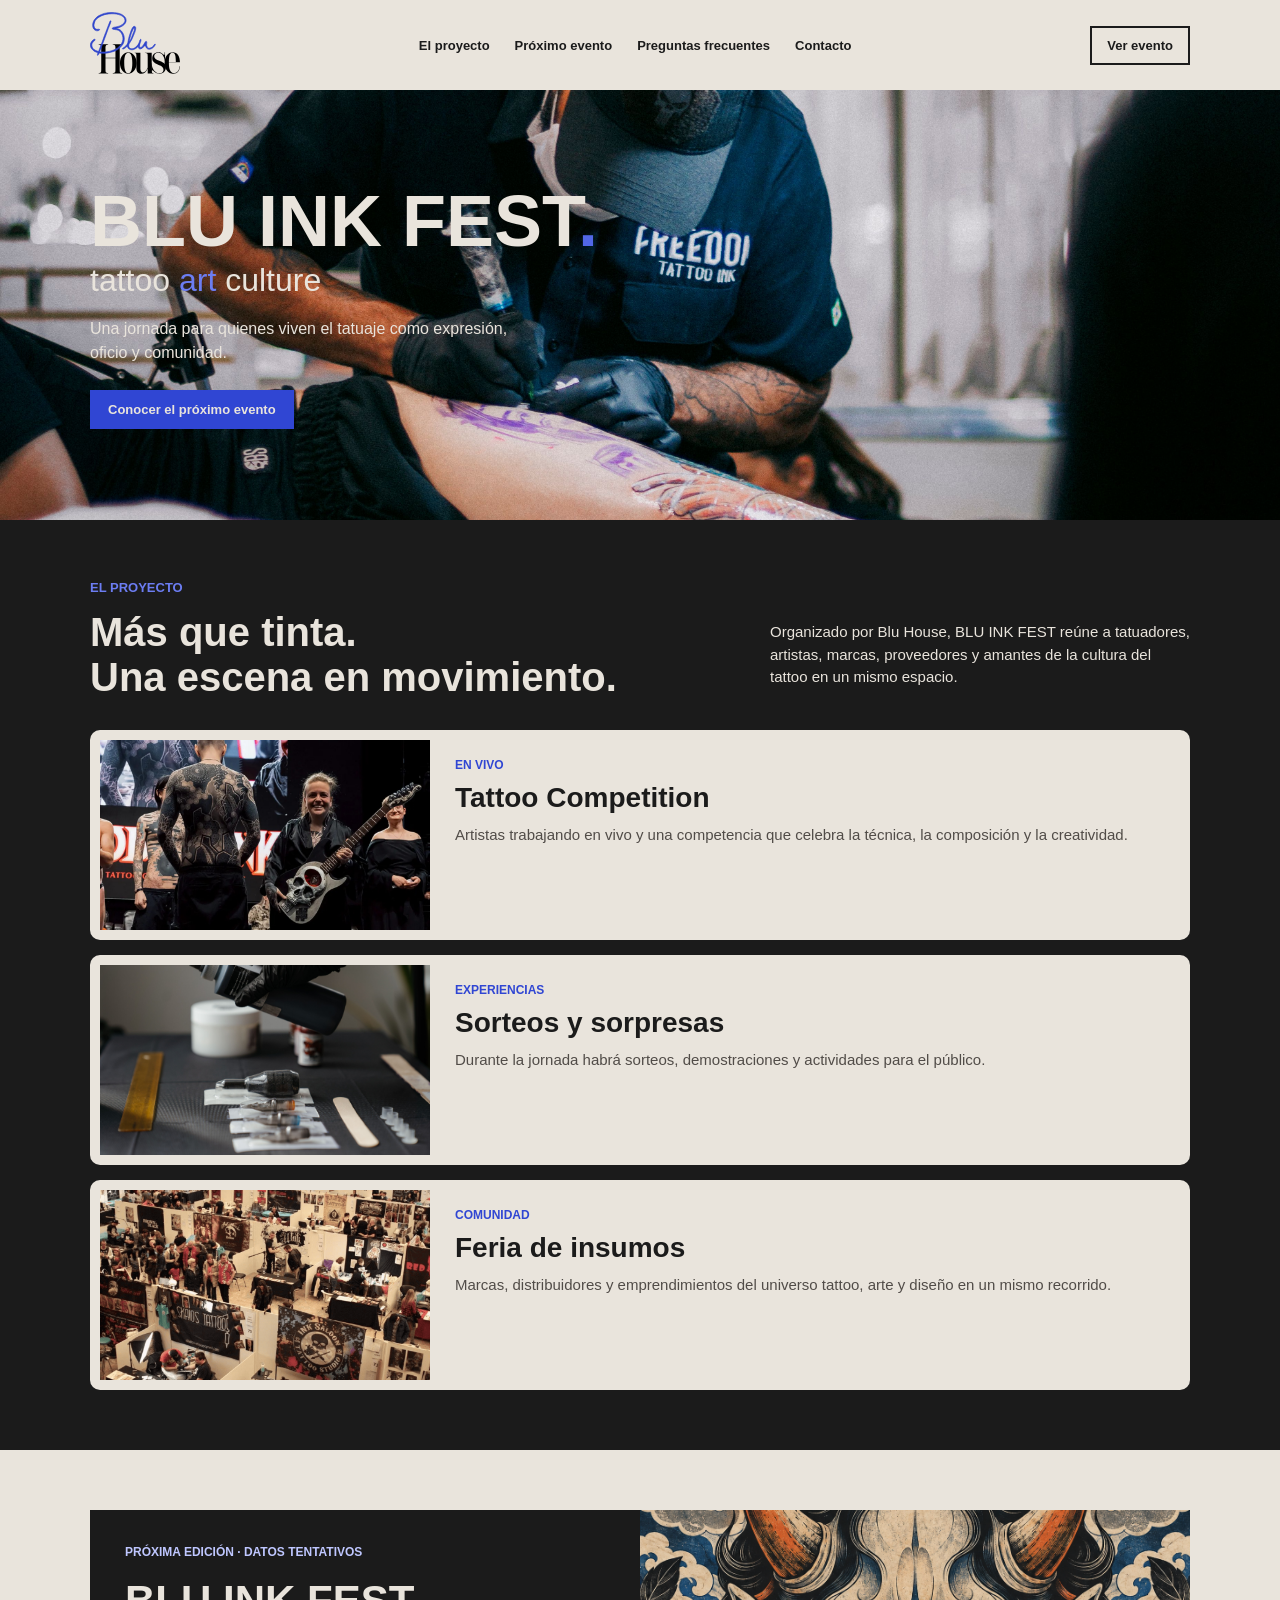
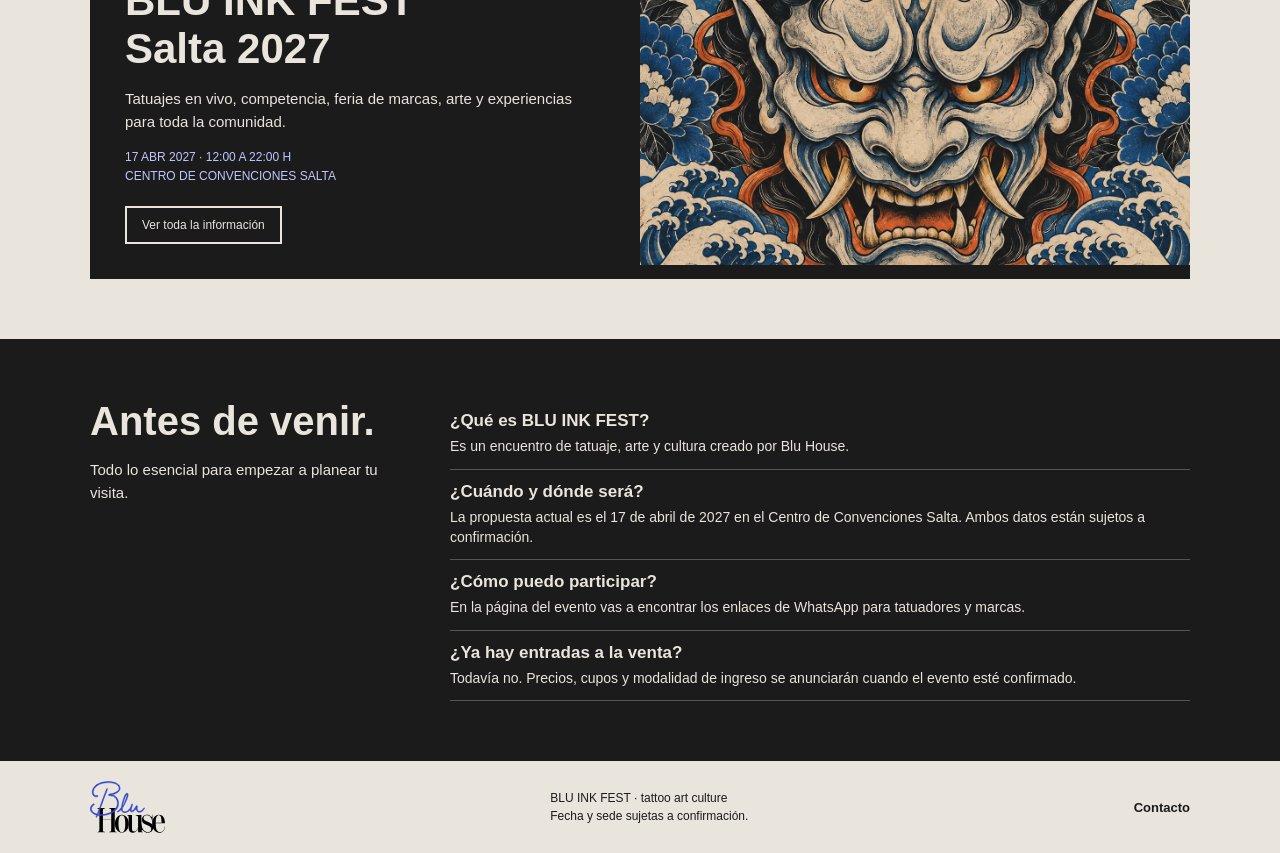
<file: index.html>
<!DOCTYPE html>
<html lang="es-AR">
<head>
  <meta charset="UTF-8">
  <title>BLU INK FEST - Blu House</title>
  <meta name="description" content="BLU INK FEST: tatuaje, arte y cultura en Salta.">
  <link rel="icon" href="assets/logo-blu-house.svg" type="image/svg+xml">
  <link rel="stylesheet" href="index.css">
</head>
<body class="pagina">
  <header class="barra-navegacion">
    <div class="contenedor barra-contenido">
      <a href="index.html"><img class="logo-imagen" src="assets/logo-blu-house.svg" alt="Blu House"></a>
      <nav class="menu" aria-label="Menú principal">
        <a class="menu-enlace" href="#proyecto">El proyecto</a>
        <a class="menu-enlace" href="#proximo-evento">Próximo evento</a>
        <a class="menu-enlace" href="#preguntas">Preguntas frecuentes</a>
        <a class="menu-enlace" href="evento.html#contacto">Contacto</a>
      </nav>
      <a class="boton-cabecera" href="evento.html">Ver evento</a>
    </div>
  </header>

  <main>
    <section class="hero">
      <div class="contenedor hero-contenido">
        <h1 class="hero-titulo">BLU INK FEST<span class="punto-azul">.</span></h1>
        <p class="hero-subtitulo">tattoo <span class="palabra-azul">art</span> culture</p>
        <p class="hero-texto">Una jornada para quienes viven el tatuaje como expresión, oficio y comunidad.</p>
        <a class="boton-azul" href="evento.html">Conocer el próximo evento</a>
      </div>
    </section>

    <section class="seccion-proyecto" id="proyecto">
      <div class="contenedor">
        <p class="etiqueta-azul">EL PROYECTO</p>
        <div class="encabezado-proyecto">
          <h2 class="titulo-claro">Más que tinta.<br>Una escena en movimiento.</h2>
          <p class="texto-intro">Organizado por Blu House, BLU INK FEST reúne a tatuadores, artistas, marcas, proveedores y amantes de la cultura del tattoo en un mismo espacio.</p>
        </div>

        <div class="lista-actividades">
          <article class="tarjeta-actividad">
            <img class="imagen-actividad" src="assets/tattoo-competition.jpg" alt="Tatuadora trabajando en una pieza">
            <div class="texto-actividad">
              <p class="numero-actividad">EN VIVO</p>
              <h3 class="titulo-actividad">Tattoo Competition</h3>
              <p class="parrafo-actividad">Artistas trabajando en vivo y una competencia que celebra la técnica, la composición y la creatividad.</p>
            </div>
          </article>
          <article class="tarjeta-actividad">
            <img class="imagen-actividad" src="assets/tattoo-tools.jpg" alt="Herramientas e insumos de tatuaje">
            <div class="texto-actividad">
              <p class="numero-actividad">EXPERIENCIAS</p>
              <h3 class="titulo-actividad">Sorteos y sorpresas</h3>
              <p class="parrafo-actividad">Durante la jornada habrá sorteos, demostraciones y actividades para el público.</p>
            </div>
          </article>
          <article class="tarjeta-actividad">
            <img class="imagen-actividad" src="assets/tattoo-fair.png" alt="Feria con artistas y público">
            <div class="texto-actividad">
              <p class="numero-actividad">COMUNIDAD</p>
              <h3 class="titulo-actividad">Feria de insumos</h3>
              <p class="parrafo-actividad">Marcas, distribuidores y emprendimientos del universo tattoo, arte y diseño en un mismo recorrido.</p>
            </div>
          </article>
        </div>
      </div>
    </section>

    <section class="seccion-evento" id="proximo-evento">
      <div class="contenedor">
        <a class="tarjeta-evento" href="evento.html">
          <div class="informacion-evento">
            <p class="aviso-evento">PRÓXIMA EDICIÓN · DATOS TENTATIVOS</p>
            <h2 class="titulo-evento">BLU INK FEST<br>Salta 2027</h2>
            <p class="descripcion-evento">Tatuajes en vivo, competencia, feria de marcas, arte y experiencias para toda la comunidad.</p>
            <p class="fecha-evento">17 ABR 2027 · 12:00 A 22:00 H<br>CENTRO DE CONVENCIONES SALTA</p>
            <span class="boton-claro">Ver toda la información</span>
          </div>
          <img class="imagen-evento" src="assets/oni-art.png" alt="Ilustración de máscara oni">
        </a>
      </div>
    </section>

    <section class="seccion-preguntas" id="preguntas">
      <div class="contenedor preguntas-contenido">
        <div class="preguntas-encabezado">
          <h2 class="titulo-claro">Antes de venir.</h2>
          <p class="texto-preguntas">Todo lo esencial para empezar a planear tu visita.</p>
        </div>
        <div class="preguntas-lista">
          <div class="pregunta"><h3 class="pregunta-titulo">¿Qué es BLU INK FEST?</h3><p class="pregunta-texto">Es un encuentro de tatuaje, arte y cultura creado por Blu House.</p></div>
          <div class="pregunta"><h3 class="pregunta-titulo">¿Cuándo y dónde será?</h3><p class="pregunta-texto">La propuesta actual es el 17 de abril de 2027 en el Centro de Convenciones Salta. Ambos datos están sujetos a confirmación.</p></div>
          <div class="pregunta"><h3 class="pregunta-titulo">¿Cómo puedo participar?</h3><p class="pregunta-texto">En la página del evento vas a encontrar los enlaces de WhatsApp para tatuadores y marcas.</p></div>
          <div class="pregunta"><h3 class="pregunta-titulo">¿Ya hay entradas a la venta?</h3><p class="pregunta-texto">Todavía no. Precios, cupos y modalidad de ingreso se anunciarán cuando el evento esté confirmado.</p></div>
        </div>
      </div>
    </section>
  </main>

  <footer class="pie-pagina">
    <div class="contenedor pie-contenido">
      <img class="logo-pie" src="assets/logo-blu-house.svg" alt="Blu House">
      <p class="texto-pie">BLU INK FEST · tattoo art culture<br>Fecha y sede sujetas a confirmación.</p>
      <a class="enlace-pie" href="evento.html#contacto">Contacto</a>
    </div>
  </footer>

</body>
</html>
</file>
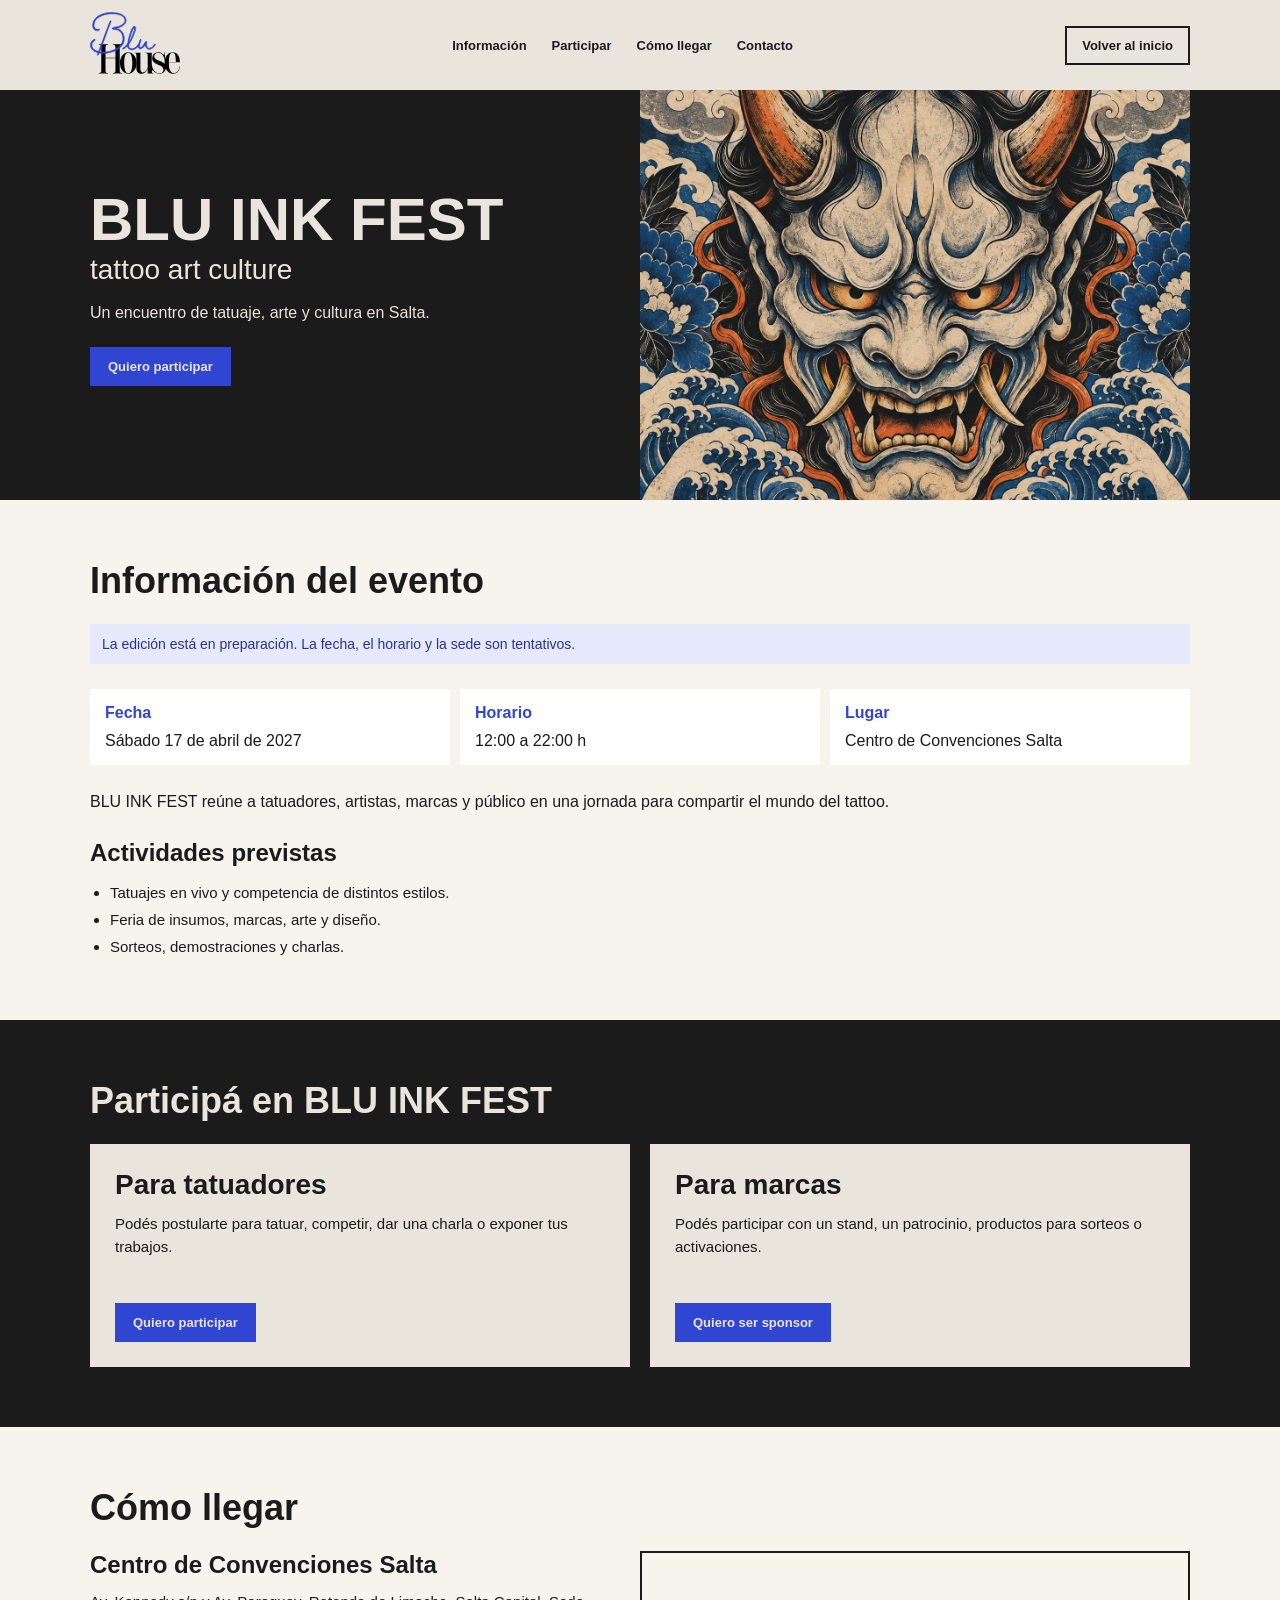
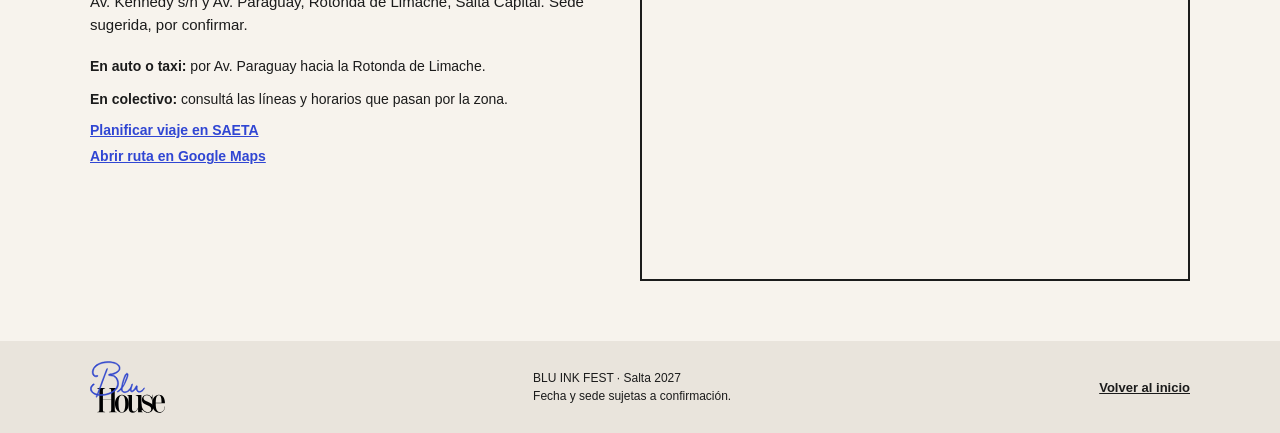
<file: evento.html>
<!DOCTYPE html>
<html lang="es-AR">
<head>
  <meta charset="UTF-8">
  <title>BLU INK FEST Salta 2027</title>
  <meta name="description" content="Información, ubicación e inscripción de BLU INK FEST Salta.">
  <link rel="icon" href="assets/logo-blu-house.svg" type="image/svg+xml">
  <link rel="stylesheet" href="evento.css">
</head>
<body class="pagina">
  <header class="barra-navegacion">
    <div class="contenedor barra-contenido">
      <a href="index.html"><img class="logo-imagen" src="assets/logo-blu-house.svg" alt="Blu House"></a>
      <nav class="menu" aria-label="Menú del evento">
        <a class="menu-enlace" href="#informacion">Información</a>
        <a class="menu-enlace" href="#participar">Participar</a>
        <a class="menu-enlace" href="#ubicacion">Cómo llegar</a>
        <a class="menu-enlace" href="#contacto">Contacto</a>
      </nav>
      <a class="boton-cabecera" href="index.html">Volver al inicio</a>
    </div>
  </header>

  <main>
    <section class="hero-evento">
      <div class="contenedor hero-contenido">
        <div class="hero-texto">
          <h1 class="hero-titulo">BLU INK FEST</h1>
          <p class="hero-subtitulo">tattoo art culture</p>
          <p class="hero-descripcion">Un encuentro de tatuaje, arte y cultura en Salta.</p>
          <a class="boton-azul" href="#participar">Quiero participar</a>
        </div>
        <img class="hero-imagen" src="assets/oni-art.png" alt="Ilustración de máscara oni">
      </div>
    </section>

    <section class="seccion-clara" id="informacion">
      <div class="contenedor">
        <h2 class="titulo-seccion">Información del evento</h2>
        <p class="aviso">La edición está en preparación. La fecha, el horario y la sede son tentativos.</p>
        <div class="fila-datos">
          <div class="dato"><h3 class="dato-titulo">Fecha</h3><p class="dato-texto">Sábado 17 de abril de 2027</p></div>
          <div class="dato"><h3 class="dato-titulo">Horario</h3><p class="dato-texto">12:00 a 22:00 h</p></div>
          <div class="dato"><h3 class="dato-titulo">Lugar</h3><p class="dato-texto">Centro de Convenciones Salta</p></div>
        </div>
        <p class="descripcion">BLU INK FEST reúne a tatuadores, artistas, marcas y público en una jornada para compartir el mundo del tattoo.</p>
        <h3 class="subtitulo">Actividades previstas</h3>
        <ul class="lista-actividades">
          <li>Tatuajes en vivo y competencia de distintos estilos.</li>
          <li>Feria de insumos, marcas, arte y diseño.</li>
          <li>Sorteos, demostraciones y charlas.</li>
        </ul>
      </div>
    </section>

    <section class="seccion-oscura" id="participar">
      <div class="contenedor">
        <h2 class="titulo-seccion">Participá en BLU INK FEST</h2>
        <div class="fila-tarjetas">
          <div class="tarjeta">
            <h3 class="tarjeta-titulo">Para tatuadores</h3>
            <p class="tarjeta-texto">Podés postularte para tatuar, competir, dar una charla o exponer tus trabajos.</p>
            <a class="boton-azul" href="https://wa.me/5493872201208?text=Hola%2C%20soy%20tatuador%2Fa%20y%20quiero%20participar%20en%20BLU%20INK%20FEST%20Salta" target="_blank" rel="noopener noreferrer">Quiero participar</a>
          </div>
          <div class="tarjeta">
            <h3 class="tarjeta-titulo">Para marcas</h3>
            <p class="tarjeta-texto">Podés participar con un stand, un patrocinio, productos para sorteos o activaciones.</p>
            <a class="boton-azul" href="https://wa.me/5493872201208?text=Hola%2C%20represento%20una%20marca%20y%20quiero%20participar%20en%20BLU%20INK%20FEST%20Salta" target="_blank" rel="noopener noreferrer">Quiero ser sponsor</a>
          </div>
        </div>
      </div>
    </section>

    <section class="seccion-clara" id="ubicacion">
      <div class="contenedor">
        <h2 class="titulo-seccion">Cómo llegar</h2>
        <div class="fila-ubicacion">
          <div class="texto-ubicacion">
            <h3 class="subtitulo">Centro de Convenciones Salta</h3>
            <p class="direccion">Av. Kennedy s/n y Av. Paraguay, Rotonda de Limache, Salta Capital. Sede sugerida, por confirmar.</p>
            <p class="indicacion"><strong>En auto o taxi:</strong> por Av. Paraguay hacia la Rotonda de Limache.</p>
            <p class="indicacion"><strong>En colectivo:</strong> consultá las líneas y horarios que pasan por la zona.</p>
            <a class="enlace" href="https://saetasalta.com.ar/saetaw/transit" target="_blank" rel="noopener noreferrer">Planificar viaje en SAETA</a>
            <a class="enlace" href="https://www.google.com/maps/search/?api=1&amp;query=Centro+de+Convenciones+Salta%2C+Av.+Kennedy+y+Av.+Paraguay%2C+Salta" target="_blank" rel="noopener noreferrer">Abrir ruta en Google Maps</a>
          </div>
          <iframe class="mapa" title="Mapa del Centro de Convenciones Salta" src="https://maps.google.com/maps?q=Centro%20de%20Convenciones%20Salta%2C%20Av.%20Kennedy%20y%20Av.%20Paraguay%2C%20Salta&amp;z=14&amp;output=embed" loading="lazy" allowfullscreen></iframe>
        </div>
      </div>
    </section>

  </main>

  <footer class="pie-pagina">
    <div class="contenedor pie-contenido">
      <img class="logo-pie" src="assets/logo-blu-house.svg" alt="Blu House">
      <p class="texto-pie">BLU INK FEST · Salta 2027<br>Fecha y sede sujetas a confirmación.</p>
      <a class="enlace-pie" href="index.html">Volver al inicio</a>
    </div>
  </footer>

  <script>
    document.getElementById('contact-form').addEventListener('submit', function (event) {
      event.preventDefault();
      var nombre = document.getElementById('nombre').value;
      var correo = document.getElementById('correo').value;
      var mensaje = document.getElementById('mensaje').value;
      var texto = 'Hola, soy ' + nombre + ' (' + correo + '). Consulta sobre BLU INK FEST: ' + mensaje;
      window.location.href = 'https://wa.me/5493872201208?text=' + encodeURIComponent(texto);
    });
  </script>
</body>
</html>
</file>
<file: index.css>
.pagina {
  min-width: 1200px;
  margin: 0;
  font-family: Arial, sans-serif;
  background-color: #e9e4dc;
  color: #1b1b1b;
}

.contenedor {
  width: 1100px;
  margin: 0 auto;
}

.barra-navegacion {
  padding: 12px 0;
  background-color: #e9e4dc;
}

.barra-contenido {
  display: flex;
  align-items: center;
  justify-content: space-between;
}

.logo-imagen {
  width: 90px;
  height: 62px;
}

.menu {
  display: flex;
  gap: 25px;
}

.menu-enlace {
  color: #1b1b1b;
  font-size: 13px;
  font-weight: bold;
  text-decoration: none;
}

.boton-cabecera {
  padding: 10px 15px;
  border: 2px solid #1b1b1b;
  color: #1b1b1b;
  font-size: 13px;
  font-weight: bold;
  text-decoration: none;
}

.hero {
  height: 430px;
  background-color: #11131b;
  background-image: url('assets/tattoo-hero.jpg');
  background-size: cover;
  background-position: center;
  color: #e9e4dc;
}

.hero-contenido {
  padding-top: 90px;
}

.hero-titulo {
  margin: 0;
  font-size: 72px;
}

.punto-azul {
  color: #5267e7;
}

.hero-subtitulo {
  margin: 0 0 18px;
  font-size: 32px;
}

.palabra-azul {
  color: #6c7df2;
}

.hero-texto {
  width: 450px;
  margin: 0 0 25px;
  font-size: 16px;
  line-height: 1.5;
}

.boton-azul {
  display: inline-block;
  padding: 12px 18px;
  border: 0;
  background-color: #3046d3;
  color: #e9e4dc;
  font-size: 13px;
  font-weight: bold;
  text-decoration: none;
}

.seccion-proyecto {
  padding: 60px 0;
  background-color: #1b1b1b;
  color: #e9e4dc;
}

.etiqueta-azul {
  margin: 0 0 15px;
  color: #6c7df2;
  font-size: 13px;
  font-weight: bold;
}

.encabezado-proyecto {
  display: flex;
  justify-content: space-between;
  align-items: center;
  margin-bottom: 30px;
}

.titulo-claro {
  margin: 0;
  font-size: 40px;
}

.texto-intro {
  width: 420px;
  margin: 0;
  color: #e9e4dc;
  font-size: 15px;
  line-height: 1.5;
}

.lista-actividades {
  display: flex;
  flex-direction: column;
  gap: 15px;
}

.tarjeta-actividad {
  display: flex;
  gap: 25px;
  padding: 10px;
  border-radius: 10px;
  background-color: #e9e4dc;
  color: #1b1b1b;
}

.imagen-actividad {
  width: 330px;
  height: 190px;
  object-fit: cover;
}

.texto-actividad {
  width: 700px;
  padding-top: 18px;
}

.numero-actividad {
  margin: 0;
  color: #3046d3;
  font-size: 12px;
  font-weight: bold;
}

.titulo-actividad {
  margin: 10px 0;
  font-size: 28px;
}

.parrafo-actividad {
  margin: 0;
  color: #514c48;
  font-size: 15px;
  line-height: 1.5;
}

.seccion-evento {
  padding: 60px 0;
}

.tarjeta-evento {
  display: flex;
  background-color: #1b1b1b;
  color: #e9e4dc;
  text-decoration: none;
}

.informacion-evento {
  width: 550px;
  padding: 35px;
  box-sizing: border-box;
}

.aviso-evento {
  margin: 0 0 18px;
  color: #bfc7ff;
  font-size: 12px;
  font-weight: bold;
}

.titulo-evento {
  margin: 0 0 15px;
  font-size: 42px;
}

.descripcion-evento {
  margin: 0 0 15px;
  font-size: 15px;
  line-height: 1.5;
}

.fecha-evento {
  margin: 0 0 20px;
  color: #bfc7ff;
  font-size: 12px;
  line-height: 1.6;
}

.boton-claro {
  display: inline-block;
  padding: 10px 15px;
  border: 2px solid #e9e4dc;
  font-size: 12px;
}

.imagen-evento {
  width: 550px;
  height: 355px;
  object-fit: cover;
}

.seccion-preguntas {
  padding: 60px 0;
  background-color: #1b1b1b;
  color: #e9e4dc;
}

.preguntas-contenido {
  display: flex;
  gap: 40px;
}

.preguntas-encabezado {
  width: 320px;
}

.texto-preguntas {
  color: #e9e4dc;
  font-size: 15px;
  line-height: 1.5;
}

.preguntas-lista {
  width: 740px;
}

.pregunta {
  padding: 12px 0;
  border-bottom: 1px solid #555555;
}

.pregunta-titulo {
  margin: 0 0 6px;
  font-size: 17px;
}

.pregunta-texto {
  margin: 0;
  color: #e9e4dc;
  font-size: 14px;
  line-height: 1.4;
}

.pie-pagina {
  padding: 20px 0;
  background-color: #e9e4dc;
}

.pie-contenido {
  display: flex;
  align-items: center;
  justify-content: space-between;
}

.logo-pie {
  width: 75px;
  height: 52px;
}

.texto-pie {
  margin: 0;
  font-size: 12px;
  line-height: 1.5;
}

.enlace-pie {
  color: #1b1b1b;
  font-size: 13px;
  font-weight: bold;
  text-decoration: none;
}
</file>
<file: evento.css>
.pagina {
  min-width: 1200px;
  margin: 0;
  font-family: Arial, sans-serif;
  background-color: #e9e4dc;
  color: #1b1b1b;
}

.contenedor {
  width: 1100px;
  margin: 0 auto;
}

.barra-navegacion {
  padding: 12px 0;
  background-color: #e9e4dc;
}

.barra-contenido {
  display: flex;
  align-items: center;
  justify-content: space-between;
}

.logo-imagen {
  width: 90px;
  height: 62px;
}

.menu {
  display: flex;
  gap: 25px;
}

.menu-enlace {
  color: #1b1b1b;
  font-size: 13px;
  font-weight: bold;
  text-decoration: none;
}

.boton-cabecera {
  padding: 10px 15px;
  border: 2px solid #1b1b1b;
  color: #1b1b1b;
  font-size: 13px;
  font-weight: bold;
  text-decoration: none;
}

.boton-azul {
  display: inline-block;
  padding: 12px 18px;
  border: 0;
  background-color: #3046d3;
  color: #e9e4dc;
  font-size: 13px;
  font-weight: bold;
  text-decoration: none;
  cursor: pointer;
}

.hero-evento {
  background-color: #1b1b1b;
  color: #e9e4dc;
}

.hero-contenido {
  display: flex;
  height: 410px;
}

.hero-texto {
  width: 550px;
  padding-top: 95px;
}

.hero-titulo {
  margin: 0;
  font-size: 60px;
}

.hero-subtitulo {
  margin: 0 0 18px;
  font-size: 28px;
}

.hero-descripcion {
  margin: 0 0 25px;
  font-size: 16px;
}

.hero-imagen {
  width: 550px;
  height: 410px;
  object-fit: cover;
}

.seccion-clara {
  padding: 60px 0;
  background-color: #f7f3ed;
}

.seccion-oscura {
  padding: 60px 0;
  background-color: #1b1b1b;
  color: #e9e4dc;
}

.titulo-seccion {
  margin: 0 0 22px;
  font-size: 36px;
}

.aviso {
  padding: 12px;
  background-color: #e6e9fb;
  color: #27338f;
  font-size: 14px;
}

.fila-datos {
  display: flex;
  gap: 10px;
  margin: 25px 0;
}

.dato {
  width: 360px;
  padding: 15px;
  box-sizing: border-box;
  background-color: #ffff;
}

.dato-titulo {
  margin: 0 0 10px;
  color: #3046d3;
  font-size: 16px;
}

.dato-texto {
  margin: 0;
  font-size: 16px;
}

.descripcion {
  margin: 0 0 25px;
  font-size: 16px;
  line-height: 1.5;
}

.subtitulo {
  margin: 0 0 12px;
  font-size: 24px;
}

.lista-actividades {
  margin: 0;
  padding-left: 20px;
  font-size: 15px;
  line-height: 1.8;
}

.fila-tarjetas {
  display: flex;
  gap: 20px;
}

.tarjeta {
  width: 540px;
  padding: 25px;
  box-sizing: border-box;
  background-color: #e9e4dc;
  color: #1b1b1b;
}

.tarjeta-titulo {
  margin: 0 0 12px;
  font-size: 28px;
}

.tarjeta-texto {
  height: 70px;
  margin: 0 0 20px;
  font-size: 15px;
  line-height: 1.5;
}

.fila-ubicacion {
  display: flex;
  gap: 30px;
}

.texto-ubicacion {
  width: 520px;
}

.direccion {
  margin: 0 0 20px;
  font-size: 15px;
  line-height: 1.5;
}

.indicacion {
  margin: 0 0 12px;
  font-size: 14px;
  line-height: 1.5;
}

.enlace {
  display: block;
  margin: 0 0 10px;
  color: #3046d3;
  font-size: 14px;
  font-weight: bold;
}

.mapa {
  width: 550px;
  height: 330px;
  border: 2px solid #1b1b1b;
  box-sizing: border-box;
}

.enlace-fuente {
  color: #3046d3;
}

.pie-pagina {
  padding: 20px 0;
  background-color: #e9e4dc;
}

.pie-contenido {
  display: flex;
  align-items: center;
  justify-content: space-between;
}

.logo-pie {
  width: 75px;
  height: 52px;
}

.texto-pie {
  margin: 0;
  font-size: 12px;
  line-height: 1.5;
}

.enlace-pie {
  color: #1b1b1b;
  font-size: 13px;
  font-weight: bold;
}
</file>
